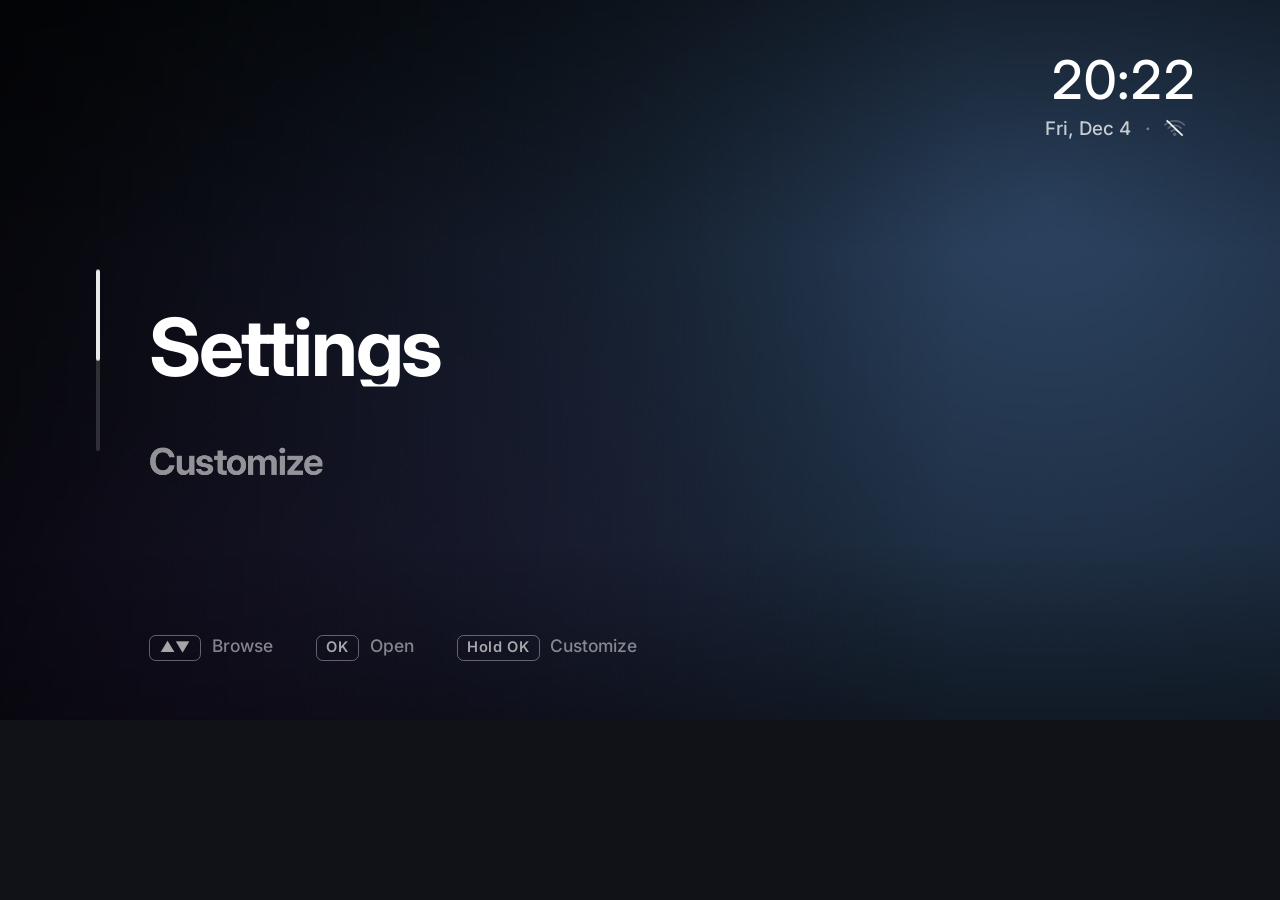
<file: webos/app/index.html>
<!DOCTYPE html>
<html>
<head>
<meta charset="utf-8">
<title>Marquee</title>
<link rel="stylesheet" href="style.css">
</head>
<body>
<div id="stage">
  <canvas id="backBack" width="480" height="270"></canvas>
  <canvas id="backFront" width="480" height="270"></canvas>
  <div id="railTrack"></div>
  <div id="railThumb"></div>
  <div id="names"></div>
  <div id="status">
    <div id="clock"></div>
    <div id="info"><span id="date"></span><span class="dot">·</span><svg id="wifi" viewBox="0 0 16 13"></svg><span id="net"></span></div>
  </div>
  <div id="inputs" class="hidden"><div class="ihead">Inputs</div><div id="inputList"></div></div>
  <div id="hints">
    <span class="chip">▲▼</span><span class="hint">Browse</span>
    <span class="chip">OK</span><span class="hint">Open</span>
    <span class="chip">Hold OK</span><span class="hint">Customize</span>
    <span id="inputsHint"><span class="chip">◀ ▶</span><span class="hint">Inputs</span></span>
  </div>
  <div id="customize" class="hidden">
    <div class="title">Customize</div>
    <div class="sub">OK switches a setting, or shows or hides an app. Move right to ▲ ▼ to change the order. Back to finish.</div>
    <div id="list"></div>
  </div>
  <div id="toast" class="hidden"></div>
</div>
<script src="js/luna.js"></script>
<script src="js/colors.js"></script>
<script src="js/apps.js"></script>
<script src="js/main.js"></script>
</body>
</html>
</file>
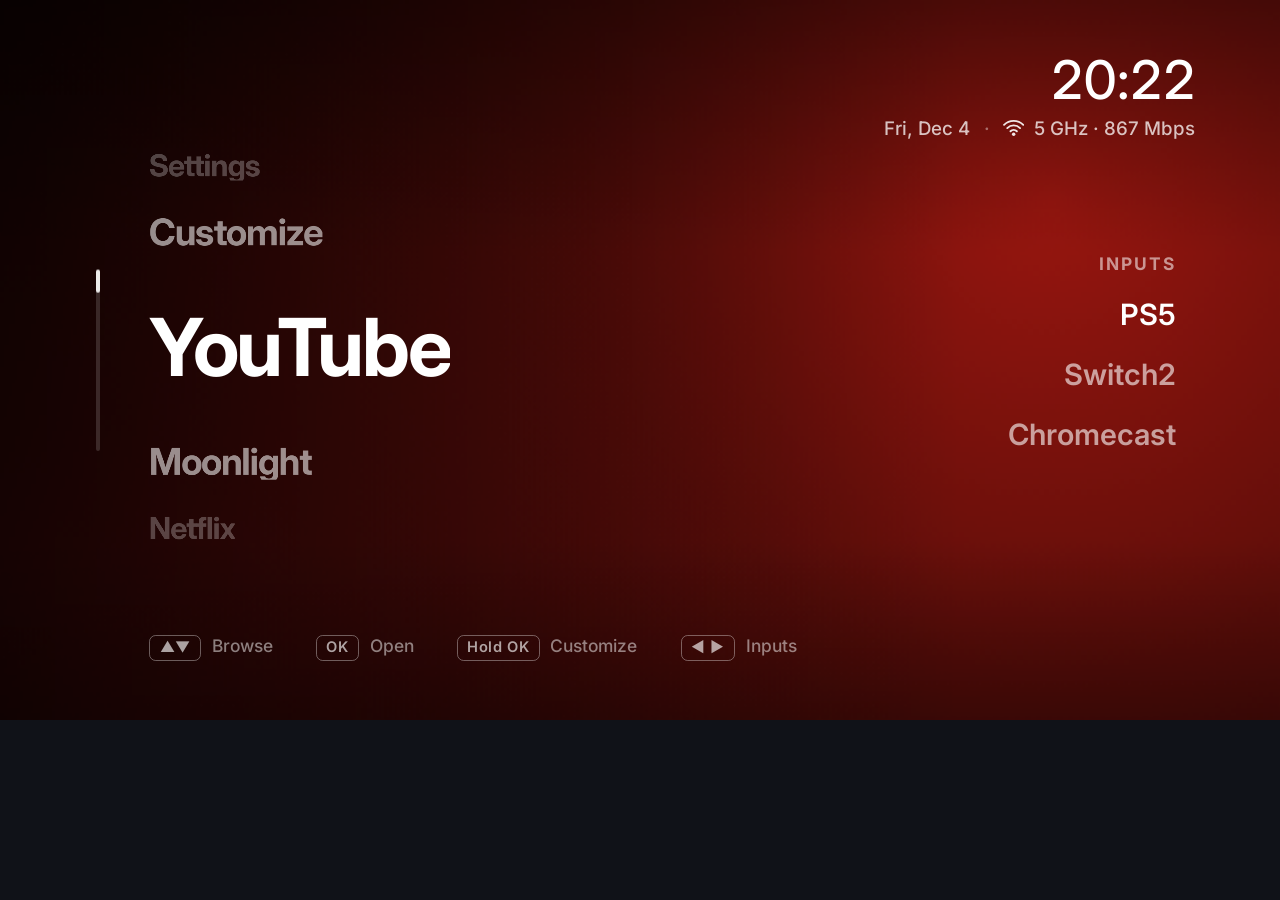
<file: webos/app/preview.html>
<!DOCTYPE html>
<html>
<head>
<meta charset="utf-8">
<title>Marquee</title>
<link rel="stylesheet" href="style.css">
</head>
<body>
<div id="stage">
  <canvas id="backBack" width="480" height="270"></canvas>
  <canvas id="backFront" width="480" height="270"></canvas>
  <div id="railTrack"></div>
  <div id="railThumb"></div>
  <div id="names"></div>
  <div id="status">
    <div id="clock"></div>
    <div id="info"><span id="date"></span><span class="dot">·</span><svg id="wifi" viewBox="0 0 16 13"></svg><span id="net"></span></div>
  </div>
  <div id="inputs" class="hidden"><div class="ihead">Inputs</div><div id="inputList"></div></div>
  <div id="hints">
    <span class="chip">▲▼</span><span class="hint">Browse</span>
    <span class="chip">OK</span><span class="hint">Open</span>
    <span class="chip">Hold OK</span><span class="hint">Customize</span>
    <span id="inputsHint"><span class="chip">◀ ▶</span><span class="hint">Inputs</span></span>
  </div>
  <div id="customize" class="hidden">
    <div class="title">Customize</div>
    <div class="sub">OK switches a setting, or shows or hides an app. Move right to ▲ ▼ to change the order. Back to finish.</div>
    <div id="list"></div>
  </div>
  <div id="toast" class="hidden"></div>
</div>
<script src="js/luna.js"></script><script src="../preview/mock.js"></script>
<script src="js/colors.js"></script>
<script src="js/apps.js"></script>
<script src="js/main.js"></script>
</body>
</html>
</file>
<file: webos/app/style.css>
@font-face { font-family: "Inter"; src: url("fonts/Inter.ttf"); font-weight: 100 900; }
html, body { margin: 0; width: 100%; height: 100%; overflow: hidden; background: #101218; }
body { font-family: "Inter", "LG Smart UI", sans-serif; color: #fff; cursor: none; }
/* Everything is laid out on a 960x540 grid (Android dp at 1080p) and zoomed to the screen. */
#stage { position: absolute; left: 0; top: 0; width: 960px; height: 540px; overflow: hidden; }
#backBack, #backFront { position: absolute; left: 0; top: 0; width: 960px; height: 540px; }
#backFront { opacity: 0; will-change: opacity; }
#backFront.fading { transition: opacity 360ms cubic-bezier(0.2, 0.6, 0.35, 1); }

#railTrack, #railThumb { position: absolute; left: 72px; top: 270px; width: 3px; border-radius: 2px; }
#railTrack { height: 136px; margin-top: -68px; background: rgba(255,255,255,0.15); }
#railThumb { height: 24px; background: rgba(255,255,255,0.9); will-change: transform;
  transition: transform 240ms cubic-bezier(0.2, 0.6, 0.35, 1); }

#names { position: absolute; left: 112px; right: 80px; top: 0; bottom: 0; }
.name { position: absolute; left: 0; top: 270px; font-size: 60px; font-weight: 700; letter-spacing: -0.03em;
  line-height: 1; white-space: nowrap; overflow: hidden; text-overflow: ellipsis; max-width: 595px;
  transform-origin: 0 50%; opacity: 0; will-change: transform, opacity; }
.name.anim { transition: transform 240ms cubic-bezier(0.2, 0.6, 0.35, 1), opacity 240ms cubic-bezier(0.2, 0.6, 0.35, 1); }

#status { position: absolute; top: 40px; right: 64px; text-align: right; }
#clock { font-size: 40px; font-weight: 500; letter-spacing: -0.02em; line-height: 1; font-feature-settings: "tnum"; }
#info { margin-top: 8px; font-size: 14px; font-weight: 500; color: rgba(255,255,255,0.75); white-space: nowrap; }
#info .dot { margin: 0 10px; color: rgba(255,255,255,0.4); }
#wifi { width: 16px; height: 13px; vertical-align: -1px; margin-right: 7px; }
#wifi.none { display: none; }

#hints { position: absolute; left: 112px; bottom: 44px; opacity: 0.7; white-space: nowrap; }
.chip { display: inline-block; font-size: 11px; font-weight: 600; letter-spacing: 0.04em; color: rgba(255,255,255,0.9);
  border: 1px solid rgba(255,255,255,0.5); border-radius: 5px; padding: 2px 7px 3px; }
.hint { font-size: 13px; font-weight: 500; color: rgba(255,255,255,0.7); margin: 0 28px 0 8px; }

#customize { position: absolute; left: 0; top: 0; width: 960px; height: 540px; background: #101218;
  box-sizing: border-box; padding: 44px 96px 0; }
#customize.hidden, #toast.hidden { display: none; }
#customize .title { font-size: 34px; font-weight: 700; }
#customize .sub { font-size: 16px; color: rgba(255,255,255,0.6); margin: 6px 0 20px; }
#list { position: absolute; left: 96px; right: 96px; top: 130px; bottom: 0; overflow: hidden; }
#listInner { position: absolute; left: 0; right: 0; top: 0; transition: transform 160ms ease-out; }
.row { display: flex; align-items: center; height: 44px; border-radius: 10px; padding: 0 8px 0 16px; margin-bottom: 4px; }
.row .label { flex: 1; font-size: 20px; font-weight: 600; white-space: nowrap; overflow: hidden; text-overflow: ellipsis; }
.row .swatch { width: 14px; height: 14px; border-radius: 7px; margin-right: 14px; }
.row .state { font-size: 14px; font-weight: 600; width: 80px; color: rgba(255,255,255,0.5); }
.row.on .state { color: #fff; }
.row.off .label { color: rgba(255,255,255,0.45); }
.row .btn { width: 36px; height: 32px; line-height: 32px; text-align: center; border-radius: 8px; font-size: 14px;
  color: rgba(255,255,255,0.5); margin-left: 6px; }
.row.focus { background: rgba(255,255,255,0.08); }
.row.focus.col0 { background: rgba(255,255,255,0.16); }
.row.focus.col1 .up, .row.focus.col2 .down { background: #fff; color: #101218; }
.section { font-size: 14px; font-weight: 700; color: rgba(255,255,255,0.5); padding: 18px 0 8px 12px; }

#names { transition: opacity 240ms ease-out; }
#names.away { opacity: 0.35; }
#inputs { position: absolute; right: 64px; top: 190px; text-align: right; }
#inputs.hidden, #inputsHint.hidden { display: none; }
#inputs .ihead { font-size: 13px; font-weight: 700; letter-spacing: 0.12em; text-transform: uppercase;
  color: rgba(255,255,255,0.55); margin: 0 14px 10px 0; }
.input { font-size: 22px; font-weight: 600; line-height: 1; padding: 9px 14px 10px; margin-bottom: 4px; border-radius: 10px;
  white-space: nowrap; color: rgba(255,255,255,0.6); transition: background-color 160ms ease-out, color 160ms ease-out; }
.input.sel { color: #fff; }
#inputs.active .input.sel { background: rgba(255,255,255,0.95); color: #101218; }
#inputs.active .input { color: rgba(255,255,255,0.8); }
#inputs.active .input.sel { color: #101218; }

#toast { position: absolute; left: 50%; bottom: 90px; transform: translateX(-50%); background: rgba(20,22,30,0.92);
  padding: 10px 20px; border-radius: 20px; font-size: 15px; font-weight: 500; }
</file>
